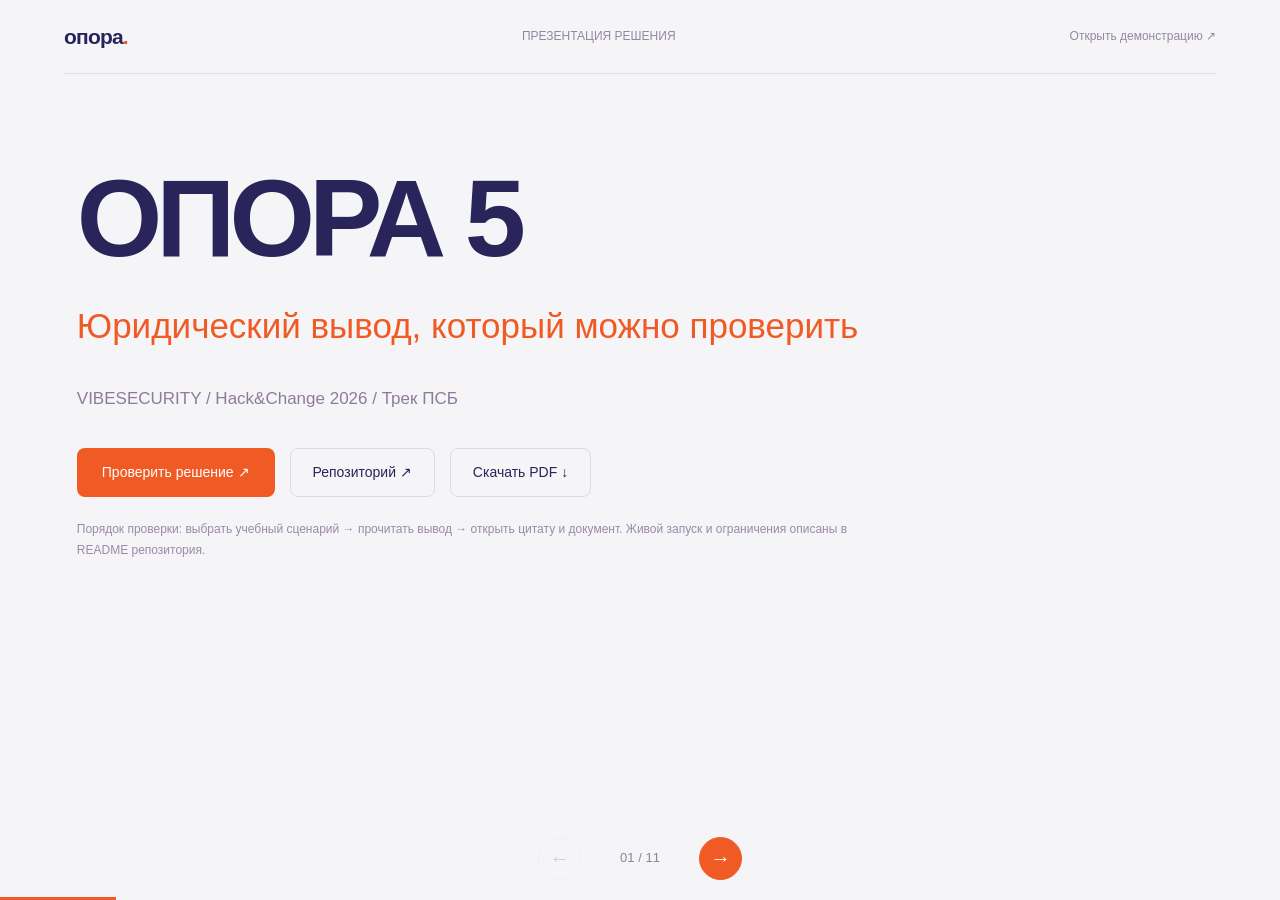
<file: web/deck.html>
<!doctype html><html lang="ru"><head><meta charset="utf-8"><meta name="viewport" content="width=device-width,initial-scale=1"><meta name="theme-color" content="#292459"><title>ОПОРА: интерактивная презентация</title><link rel="icon" href="data:,"><style>
*{box-sizing:border-box}body{margin:0;background:#f5f5f8;color:#292459;font:20px/1.6 'Segoe UI',Arial,sans-serif}.top{height:74px;margin:0 5%;display:flex;justify-content:space-between;align-items:center;border-bottom:1px solid #e0dfeb;font-size:12px;color:#95879f}.top a{color:inherit;text-decoration:none}.top b{font-size:21px;color:#292459;letter-spacing:-.8px}.top b span{color:#f05a24}main{max-width:1360px;margin:auto;padding:38px 6% 100px;min-height:calc(100vh - 150px)}article{animation:enter .35s ease both}h1{font-size:110px;line-height:1.05;letter-spacing:-6px;margin:48px 0 25px;font-weight:700}h2{font-size:43px;line-height:1.2;letter-spacing:-1.3px;margin:22px 0 27px;font-weight:650}.sub{color:#f05a24;font-size:25px;line-height:1.45;margin-bottom:28px;max-width:1050px}.copy{max-width:1100px;font-size:22px;line-height:1.65}.copy p{margin:0 0 22px}.cover .sub{font-size:35px;max-width:850px}.cover .copy{font-size:17px;color:#8e7b9a;margin-top:34px}.cover-links{display:flex;gap:15px;flex-wrap:wrap;margin-top:35px}a.primary{background:#f05a24;border:0;color:white;padding:13px 25px;border-radius:8px;font-size:14px;text-decoration:none}.link{display:inline-flex;align-items:center;padding:12px 22px;border:1px solid #ded8e7;border-radius:8px;color:#292459;font-size:14px;text-decoration:none}.check-order{font-size:12px;line-height:1.8;color:#9b89a7;max-width:780px;margin-top:22px}.figure{display:block;width:100%;height:calc(100vh - 300px);min-height:300px;object-fit:contain;object-position:center top}.pipeline{display:flex;gap:12px;margin:25px 0}.pipeline span{flex:1;padding:14px;border:1px solid #ddd;border-radius:7px;font-size:14px;text-align:center}.controls{position:fixed;bottom:0;left:0;width:100%;height:84px;display:flex;align-items:center;justify-content:center;gap:24px;background:#f5f5f8ee;backdrop-filter:blur(8px)}button{font:inherit;cursor:pointer;border:0;background:transparent;color:#292459}.round{width:43px;height:43px;border:1px solid #ddd7e5;border-radius:50%;font-size:20px}.round:hover{background:#fff}.round.next{background:#f05a24;border-color:#f05a24;color:white}.round:disabled{opacity:.2;cursor:default}.page{font-size:13px;color:#91809f;min-width:70px;text-align:center}.progress{height:3px;background:#f05a24;position:fixed;bottom:0;left:0;transition:width .3s}details{font-size:11px;color:#a08cab;margin-top:22px;max-width:1050px}summary{cursor:pointer}details p{font-size:12px;margin-top:8px}.cover details{display:none}.loading{color:#a18dab;font-size:18px;padding:60px 0}button:focus-visible,a:focus-visible,summary:focus-visible{outline:3px solid #f7b69c;outline-offset:4px}@keyframes enter{from{opacity:0;transform:translateX(15px)}to{opacity:1;transform:translateX(0)}}@media(max-width:800px){.pipeline{flex-direction:column}body{font-size:16px}.top{height:61px;margin-inline:22px;font-size:10px}.top b{font-size:19px}main{padding:26px 25px 100px}h1{font-size:72px;letter-spacing:-4px;margin-top:40px}h2{font-size:31px;letter-spacing:-.9px;margin-top:18px}.sub{font-size:20px;margin-bottom:24px}.cover .sub{font-size:26px}.copy{font-size:17px;line-height:1.7}.copy p{margin-bottom:19px}.cover .copy{font-size:14px}.check-order{font-size:10px}.figure{height:auto;width:100%;min-height:0;margin-top:25px}.controls{height:76px}.top>a:last-child{font-size:10px}.round{width:40px;height:40px}.cover-links{gap:10px}a.primary,.link{font-size:12px;padding:12px 17px}}
</style></head><body><header class="top"><a href="./"><b>опора<span>.</span></b></a><span>ПРЕЗЕНТАЦИЯ РЕШЕНИЯ</span><a href="./" target="_blank">Открыть демонстрацию ↗</a></header><main id="slide"><p class="loading">Загружаем презентацию...</p></main><nav class="controls" aria-label="Навигация по слайдам"><button class="round" id="prev" aria-label="Предыдущий слайд">←</button><span class="page" id="page"></span><button class="round next" id="next" aria-label="Следующий слайд">→</button></nav><div class="progress" id="progress"></div><script>
const el=id=>document.getElementById(id),escape=s=>String(s??'').replace(/[&<>"']/g,c=>({'&':'&amp;','<':'&lt;','>':'&gt;','"':'&quot;',"'":'&#39;'}[c]));let slides=[],i=Math.max(0,(parseInt(location.hash.slice(1))||1)-1);
function show(){i=Math.min(Math.max(i,0),slides.length-1);const s=slides[i],cover=i===0;el('slide').innerHTML=`<article class="${cover?'cover':''}">${cover?'<h1>'+escape(s.title)+'</h1>':'<h2>'+escape(s.title)+'</h2>'}<div class="sub">${escape(s.subtitle)}</div>${s.image?'<a href="./" target="_blank" aria-label="Открыть интерактивную демонстрацию"><img class="figure" src="showcase-preview.png" alt="Интерфейс: вывод и подтверждающая цитата"></a>':'<div class="copy">'+s.body.split('\n\n').map(p=>'<p>'+escape(p).replace(/\n/g,'<br>')+'</p>').join('')+'</div>'}${s.diagram?'<div class="pipeline">'+s.diagram.map(v=>'<span>'+escape(v)+'</span>').join('')+'</div>':''}${cover?'<div class="cover-links"><a class="primary" href="./" target="_blank">Проверить решение ↗</a><a class="link" href="https://github.com/antonshkelll/opora-psb" target="_blank" rel="noreferrer">Репозиторий ↗</a><a class="link" href="presentation.pdf" target="_blank">Скачать PDF ↓</a></div><p class="check-order">Порядок проверки: выбрать учебный сценарий → прочитать вывод → открыть цитату и документ. Живой запуск и ограничения описаны в README репозитория.</p>':(s.foot?'<details><summary>Источники и ограничения</summary><p>'+escape(s.foot)+'</p></details>':'')}</article>`;el('page').textContent=String(i+1).padStart(2,'0')+' / '+slides.length;el('progress').style.width=((i+1)/slides.length*100)+'%';el('prev').disabled=i===0;el('next').disabled=i===slides.length-1;history.replaceState(null,'','#'+(i+1));window.scrollTo(0,0)}
el('prev').onclick=()=>{i--;show()};el('next').onclick=()=>{i++;show()};document.addEventListener('keydown',e=>{if(e.key==='ArrowRight'||e.key==='PageDown'||e.key===' '){e.preventDefault();i++;show()}if(e.key==='ArrowLeft'||e.key==='PageUp'){e.preventDefault();i--;show()}if(e.key==='Home'){i=0;show()}if(e.key==='End'){i=slides.length-1;show()}});let touchX=0;document.addEventListener('touchstart',e=>touchX=e.changedTouches[0].clientX,{passive:true});document.addEventListener('touchend',e=>{let d=touchX-e.changedTouches[0].clientX;if(Math.abs(d)>70){i+=d>0?1:-1;show()}},{passive:true});fetch('slides.json').then(r=>{if(!r.ok)throw Error();return r.json()}).then(d=>{slides=d;show()}).catch(()=>el('slide').textContent='Презентация не загрузилась. Обновите страницу.');
</script></body></html>
</file>
